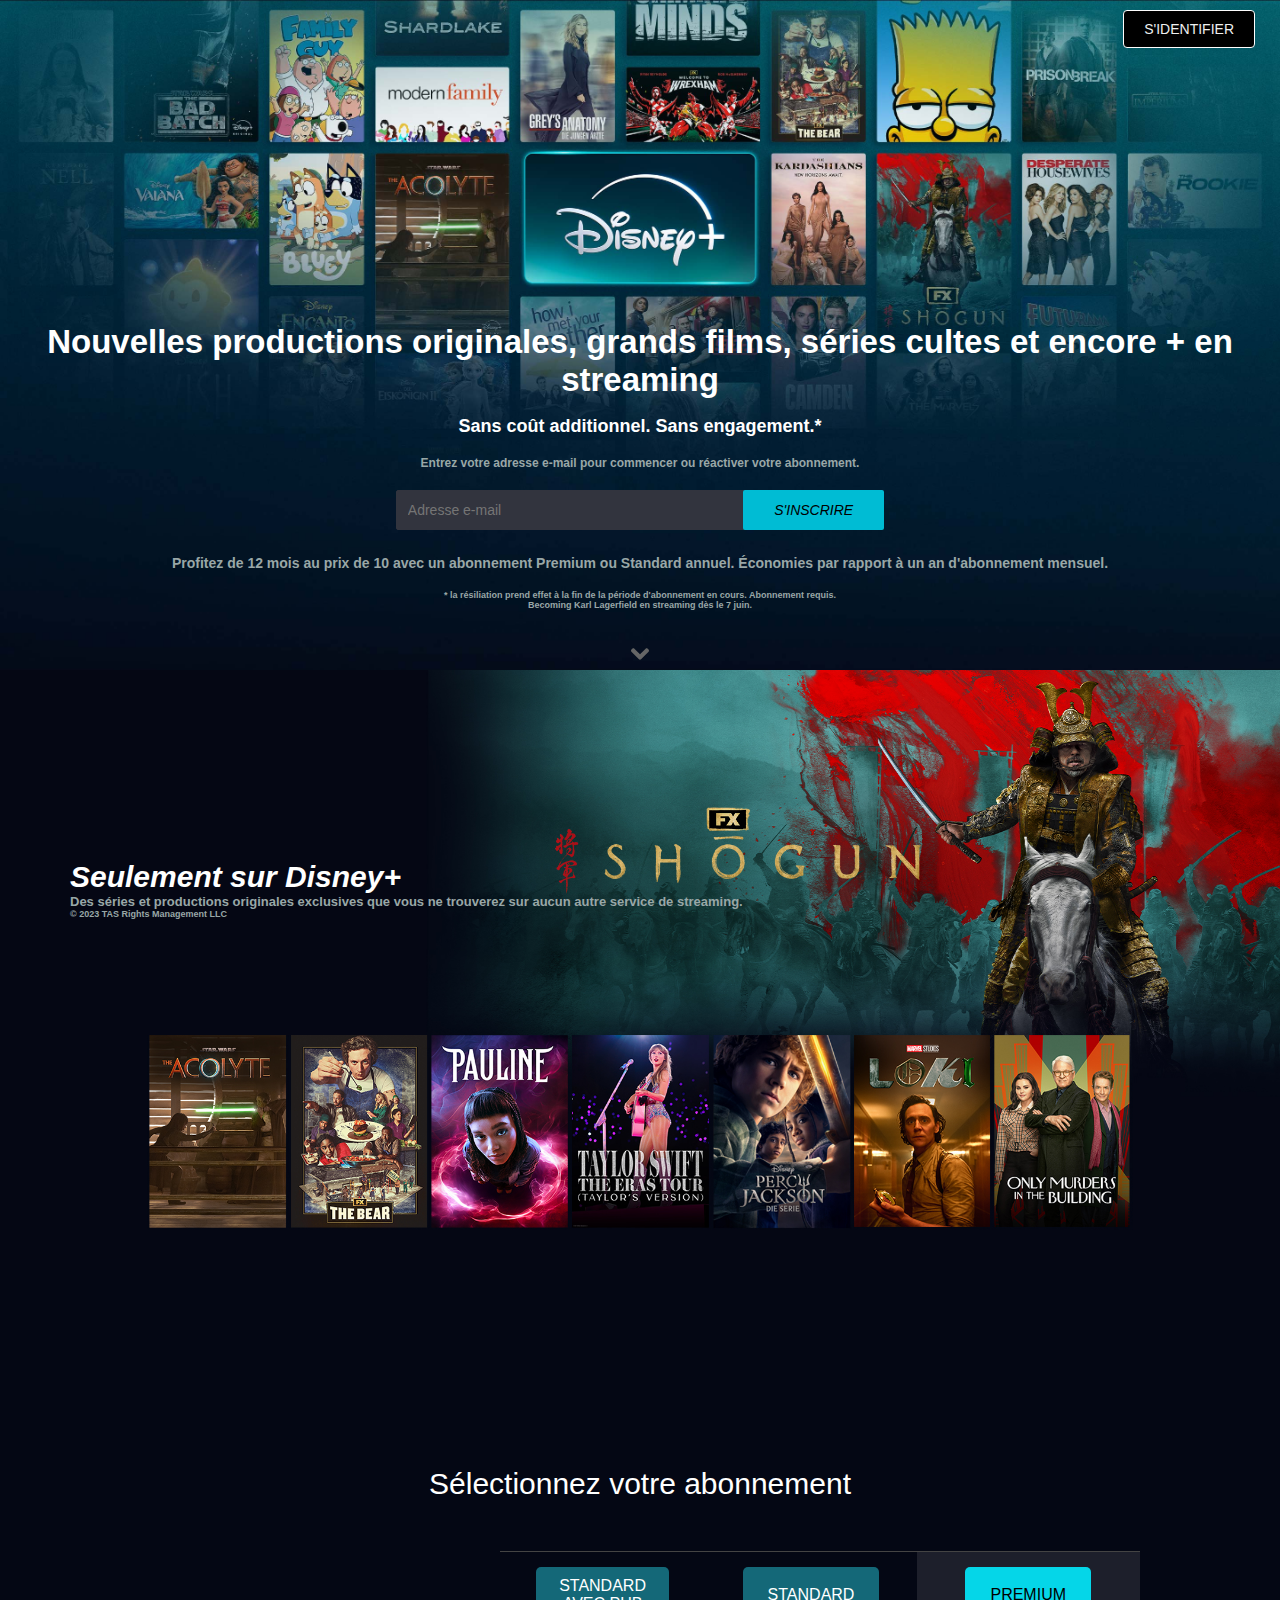
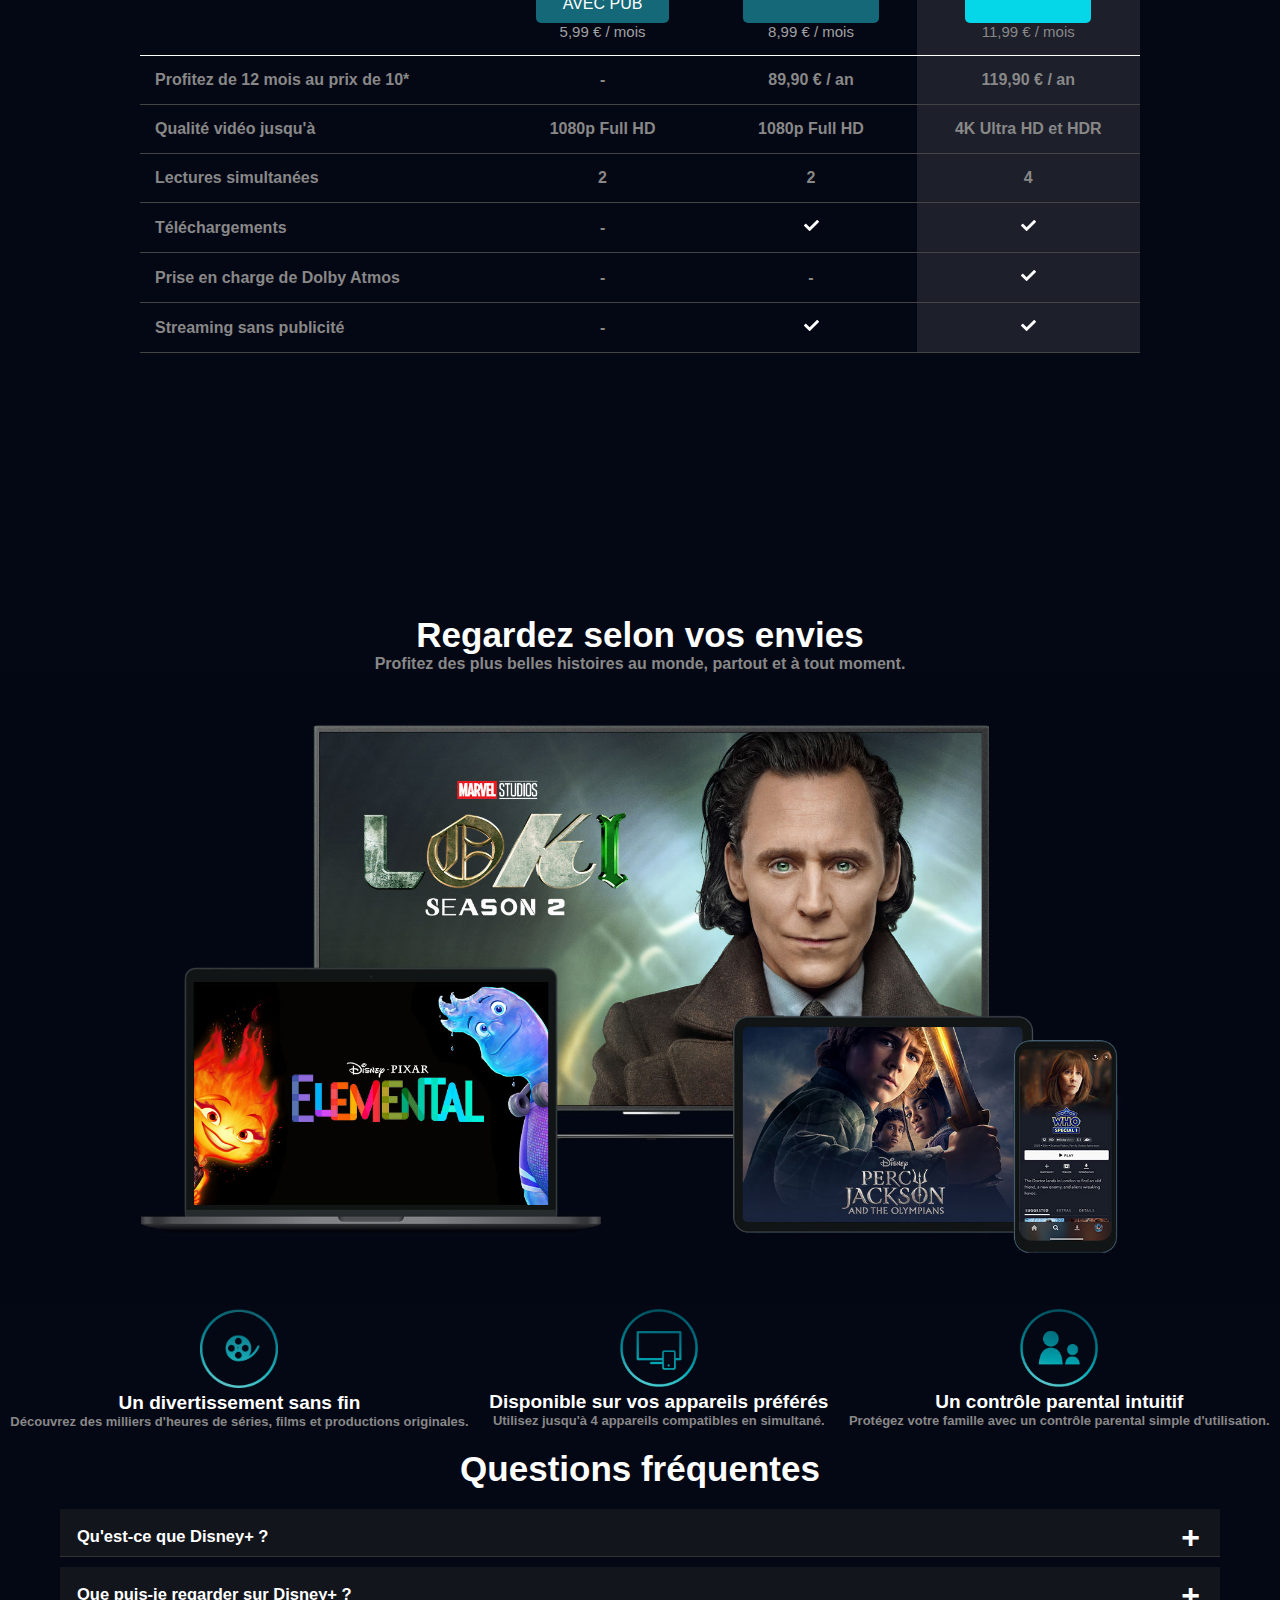
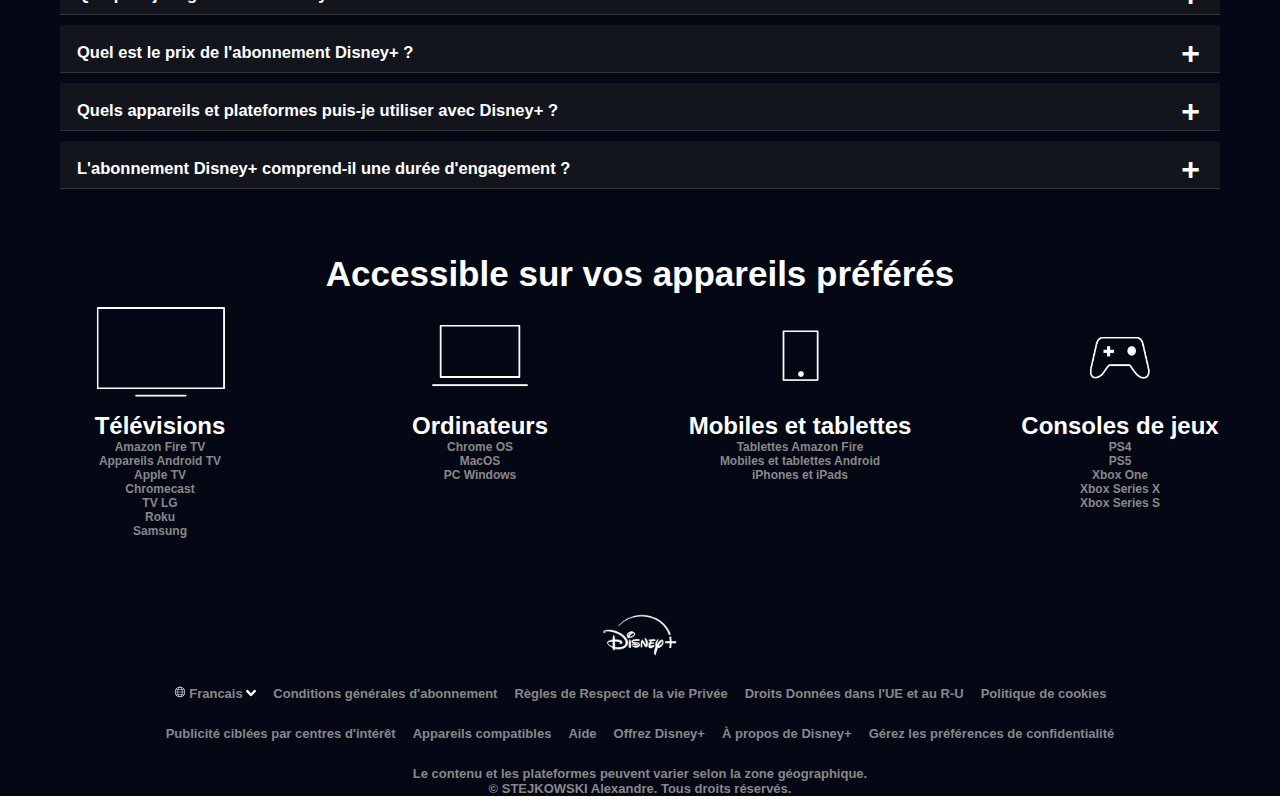
<file: index.html>
<!DOCTYPE html>
<html lang="fr">
<head>
    <meta charset="UTF-8">
    <meta name="viewport" content="width=device-width, initial-scale=1.0">
    <link rel="stylesheet" href="styles.css">
    <link rel="shortcut icon" href="images/favicon-V1.png" type="img/icon">
    <title>Sites Web Disney Plus</title>
</head>
<body>

      <header>
        <nav>
            <div class="boutton_connexion">
                <!--  bouton de connexion -->
                <a href=""><button>S'IDENTIFIER</button></a>
            </div>
        </nav>
        <section>
            <!-- Titre principal  -->
            <h1><span class="line-paragraphe1">Nouvelles productions originales,</span> 
                <span class="line-paragraphe2">grands films, séries cultes et encore + en streaming</span>
            </h1>
            <h3>Sans coût additionnel. Sans engagement.*</h3>
            <p>Entrez votre adresse e-mail pour commencer ou réactiver votre abonnement.</p>
            
            <div class="form-container">
                <!-- Formulaire pour l'inscription  -->
                <form>
                    <input type="email" placeholder="Adresse e-mail" required>
                    <button type="submit"><em>S'INSCRIRE</em></button>
                </form>
            </div>
            <!-- Offre promotionnelle d'abonnement  -->
            <h4><span class="line-paragraphe3">Profitez de 12 mois au prix de 10 avec un abonnement</span> 
                <span class="line-paragraphe4">Premium ou Standard annuel. Économies par rapport à un an d'abonnement mensuel.</span>
            </h4>
            
            <!--  termes de l'abonnement -->
            <h5>* la résiliation prend effet à la fin de la période d'abonnement en cours. Abonnement requis. <br> 
                Becoming Karl Lagerfield en streaming dès le 7 juin.
            </h5>
            
            <!-- Logo mathématique -->
            <div class="signe-pour-bas">
                <img src="images/logo-signe-mathematique.svg" width="18px" alt="">
            </div> 
        </section>
    </header>

<main>

    <section class="presentation">
        <div class="conteneur">
            <!-- Titre sur les exclusivités Disney+ -->
            <h1><em><span class="saut-de-ligne-1">Seulement sur </span>Disney+</em></h1> 
            <h4>
                <!-- Phrase découpée pour s'adapter au design mobile/desktop -->
                <span class="saut-de-ligne-1">Des séries et productions</span> 
                <span class="saut-de-ligne-2">originales exclusives que vous ne</span>
                <span class="saut-de-ligne-3">trouverez sur aucun autre service </span>de streaming.
            </h4>
            <!-- Mention légale sur les droits d'auteur -->
            <p>&copy; 2023 TAS Rights Management LLC</p>
        </div>
    </section>
     
    <!-- Section pour les appareils mobiles -->
    <section class="tableau-abonnement-pour-tel">
        <div class="container">
            <h1>Sélectionnez votre abonnement</h1>
            <div class="plans">
                <!-- Trois options d'abonnement -->
                <div class="plan-abonnement-avec-pub-standard">
                    <button>STANDARD AVEC PUB</button>
                    <div class="prix">5,99 € / mois</div>
                </div>
                <div class="plan-abonnement-standard">
                    <button>STANDARD</button>  
                    <div class="prix">8,99 € / mois</div>
                </div>
                <div class="plan-abonnement-premium">
                    <button>PREMIUM</button>
                    <div class="prix">11,99 € / mois</div>
                </div>
            </div>
            <!-- Offre annuelle avec des réductions  -->
            <div class="offre-pour-années">
                <p>Profitez de 12 mois au prix de 10*</p>
                <div class="prix-annuel">
                    <!-- Les prix annuels sont affichés pour chaque plan -->
                    <div class="article de prix">-</div>
                    <div class="article de prix">89,90 € / an</div>
                    <div class="article de prix">119,90 € / an</div>
                </div>
            </div>
            <!-- Caractéristiques -->
            <div class="offre-pour-années">
                <p>Qualité vidéo jusqu'à</p>
                <div class="prix-annuel">
                    <div class="article de prix">1080p FullHD</div>
                    <div class="article de prix">1080p FullHD</div>
                    <div class="article de prix">4K Ultra HD et HDR</div>
                </div>
            </div>
            <div class="offre-pour-années">
                <p>Lectures simultanées</p>
                <div class="prix-annuel">
                    <div class="article de prix">2</div>
                    <div class="article de prix">2</div>
                    <div class="article de prix">4</div>
                </div>
            </div>
            <div class="offre-pour-années">
                <p>Téléchargements</p>
                <div class="prix-annuel">
                    <div class="article de prix">-</div>
                    <div class="article de prix"><img src="images/logo-valide-blanc.svg" width="15px" alt=""></div>
                    <div class="article de prix"><img src="images/logo-valide-blanc.svg" width="15px" alt=""></div>
                </div>
            </div>
            <div class="offre-pour-années">
                <p>Prise en charge de Dolby Atmos</p>
                <div class="prix-annuel">
                    <div class="article de prix">-</div>
                    <div class="article de prix"><img src="images/logo-valide-blanc.svg" width="15px" alt=""></div>
                </div>
            </div>
            <div class="offre-pour-années">
                <p>Streaming sans publicité***</p>
                <div class="prix-annuel">
                    <div class="article de prix">-</div>
                    <div class="article de prix"><img src="images/logo-valide-blanc.svg" width="15px" alt=""></div>
                    <div class="article de prix"><img src="images/logo-valide-blanc.svg" width="15px" alt=""></div>
                </div>
            </div>
        </div>
        <div class="note">
            <!-- Notes légales sur les conditions d'abonnement -->
            <p>* Économies par rapport à un abonnement mensuel. <br>
            ** Toutes les offres d'abonnements peuvent inclure des bandes-annonces pour nos films de cinéma, la promotion de produits et services Disney, <br> des messages de parrainage et autres contenus promotionnels limités. La qualité audio et vidéo dépend du débit Internet et des capacités de <br> votre appareil. Abonnement Standard avec pub: pas disponible sur certains appareils, et ne permet pas les téléchargements. <a href="">En savoir plus.</a></p>
        </div>
    </section>

    <!-- Section  les abonnements  -->
    <section class="tableau-abonnement">
        <div class="container">
            <h1>Sélectionnez votre abonnement</h1>
            <table>
                <thead>
                    <tr>
                        <th></th>
                        <!-- Les options d'abonnement -->
                        <th><button>STANDARD <br> AVEC PUB</button><br><p>5,99 € / mois</p></th>
                        <th><button>STANDARD</button><br><p>8,99 € / mois</p></th>
                        <th><button>PREMIUM</button><br><p>11,99 € / mois</p></th>
                    </tr>
                </thead>
                <tbody>
                    <!-- Caractéristiques des abonnements  -->
                    <tr>
                        <td>Profitez de 12 mois au prix de 10*</td> 
                        <td>-</td>
                        <td>89,90 € / an</td>
                        <td>119,90 € / an</td>
                    </tr>
                    <tr>
                        <td>Qualité vidéo jusqu'à</td>
                        <td>1080p Full HD</td>
                        <td>1080p Full HD</td>
                        <td>4K Ultra HD et HDR</td>
                    </tr>
                    <tr>
                        <td>Lectures simultanées</td>
                        <td>2</td>
                        <td>2</td>
                        <td>4</td>
                    </tr>
                    <tr>
                        <td>Téléchargements</td>
                        <td>-</td>
                        <td><img src="images/logo-valide-blanc.svg" width="15px" alt=""></td>
                        <td><img src="images/logo-valide-blanc.svg" width="15px" alt=""></td>
                    </tr>
                    <tr>
                        <td>Prise en charge de Dolby Atmos</td>
                        <td>-</td>
                        <td>-</td>
                        <td><img src="images/logo-valide-blanc.svg" width="15px" alt=""></td>
                    </tr>
                    <tr>
                        <td>Streaming sans publicité</td>
                        <td>-</td>
                        <td><img src="images/logo-valide-blanc.svg" width="15px" alt=""></td>
                        <td><img src="images/logo-valide-blanc.svg" width="15px" alt=""></td>
                    </tr>
                </tbody>
            </table>
        </div>
    </section>

    <!--fonctionnalités supplémentaires et images -->
    <section class="presentation2">
        <div class="titre">
            <h1>Regardez selon vos envies</h1>
            <p>Profitez des plus belles histoires au monde, partout et à tout moment.</p>
        </div>

        <div class="images">
            <!-- Image illustrative  -->
            <center><img src="images/original.jpeg" alt=""></center>
        </div>

        <div class="conteneur">
            <!--  sous-sections pour fonctionnalités supplémentaires -->
            <div class="sous-contenant">
                <img src="images/logo-bobine-film.png" width="78px" alt="">
                <h2>Un divertissement<br class="seulement-tablette"> sans fin</h2>
                <p>Découvrez des milliers <br class="seulement-tablette"> d'heures de séries, films et <br class="seulement-tablette"> productions originales.</p>
            </div>
            <div class="sous-contenant">
                <img src="images/logo-ecran-couleur.png" width="78px" alt="">
                <h2>Disponible sur vos<br class="seulement-tablette"> appareils préférés</h2>
                <p>Utilisez jusqu'à 4 appareils <br class="seulement-tablette"> compatibles en simultané.</p>
            </div>
            <div class="sous-contenant">
                <img src="images/original_9.png" width="78px" alt="">
                <h2>Un contrôle parental<br class="seulement-tablette"> intuitif</h2>
                <p>Protégez votre famille avec <br class="seulement-tablette"> un contrôle parental simple <br class="seulement-tablette"> d'utilisation.</p>
            </div>
        </div>
    </section>


<section class="menu-deroulant">
    <div class="faq-container">
        <!-- Titre principal pour la section des questions fréquentes -->
        <h1>Questions fréquentes</h1>
        
        <!-- Bloc de question FAQ  -->
        <div class="article-FAQ">
            <div class="faq-question">
                <!-- Question affichée -->
                <h2>Qu'est-ce que Disney+ ?</h2>
                <!-- Symbole "+" ou "-" qui change selon l'état de la question (ouverte ou fermée) -->
                <span class="FAQ-basculer">+</span>
            </div>
            <div class="FAQ-réponse">
                <!-- Réponse à la question-->
                <p>Disney+ est la destination des univers Disney, Pixar, Marvel, Star Wars, National Geographic, Star et encore +.</p>
            </div>
        </div>
        
        <!-- Un autre élément de la FAQ -->
        <div class="article-FAQ">
            <div class="faq-question">
                <h2>Que puis-je regarder sur Disney+ ?</h2>
                <span class="FAQ-basculer">+</span>
            </div>
            <div class="FAQ-réponse">
                <p>Disney+ vous offre une collection d'histoires qui ne cesse de s'agrandir :</p>
                <ul>
                    <!-- Liste des éléments que les utilisateurs peuvent regarder -->
                    <li>Des séries et films originaux exclusifs</li>
                    <li>Des classiques intemporels réalisés par Walt Disney Animation Studios</li>
                    <li>Des histoires de divertissement avec des comédies, des drames, des histoires inspirées de faits réels, etc.</li>
                    <li>Des documentaires National Geographic, sans oublier des productions spéciales et bien plus encore.</li>
                </ul>
            </div>
        </div>
        
        <!-- Questionle prix de abonnement -->
        <div class="article-FAQ">
            <div class="faq-question">
                <h2>Quel est le prix de l'abonnement Disney+ ?</h2>
                <span class="FAQ-basculer">+</span>
            </div>
            <div class="FAQ-réponse">
                <p>Vous pouvez choisir parmi trois niveaux d'abonnement à Disney+ :</p>
                <ul>
                    <!-- Liste des options d'abonnement avec leurs caractéristiques -->
                    <li><strong>Premium</strong> (11,99 €/mois ou 119,99 €/an) : Résolution jusqu'à 4K Ultra HD et HDR. 4 lectures simultanées. Téléchargements pour lecture hors ligne jusqu'à 10 appareils. Son Dolby Atmos sur les contenus compatibles.</li>
                    <li><strong>Standard</strong> (8,99 €/mois ou 89,99 €/an) : Résolution jusqu'à 1080p Full HD. 2 lectures simultanées. Téléchargements pour lecture hors ligne jusqu'à 10 appareils. Son surround 5.1 sur les contenus compatibles.</li>
                    <li><strong>Basique</strong> (5,99 €/mois) : Résolution jusqu'à 1080p Full HD. 2 lectures simultanées. Son surround 5.1 sur les contenus compatibles. Contenus publicitaires.</li>
                </ul>
            </div>
        </div>
        
        <!-- appareils compatibles -->
        <div class="article-FAQ">
            <div class="faq-question">
                <h2>Quels appareils et plateformes puis-je utiliser avec Disney+ ?</h2>
                <span class="FAQ-basculer">+</span>
            </div>
            <div class="FAQ-réponse">
                <p>Disney+ est accessible sur mobiles, navigateurs Web, consoles de jeux, décodeurs TV et TV connectées.</p>
            </div>
        </div>
        
        <!--  durée d'engagement de l'abonnement -->
        <div class="article-FAQ">
            <div class="faq-question">
                <h2>L'abonnement Disney+ comprend-il une durée d'engagement ?</h2>
                <span class="FAQ-basculer">+</span>
            </div>
            <div class="FAQ-réponse">
                <p>Disney+ est sans engagement et vous pouvez annuler votre abonnement quand vous le souhaitez. L'annulation sera effective à la fin de la période pour laquelle vous avez payé.</p>
                <!-- annuler un abonnement -->
                <ol>
                    <li>Identifiez vous sur www.DisneyPlus.com</li>
                    <li>Sélectionnez votre profil</li>
                    <li>Sélectionnez Compte</li>
                    <li>Sélectionnez votre abonnement</li>
                    <li>Sélectionnez Résilier l'abonnement</li>
                    <li>Sélectionnez Continuer pour résilier</li>
                </ol>
                <p>Pour plus d'information cliquez <a href="">ici</a>.</p>
            </div>
        </div>
    </div>
</section>

<!-- rendre les questions FAQ bougent-->
<script>
document.querySelectorAll('.article-FAQ').forEach(item => {
    item.addEventListener('click', () => {
        // Si l'élément est déjà actif, on le désactive
        if (item.classList.contains('active')) {
            item.classList.remove('active');
            item.querySelector('.FAQ-basculer').textContent = '+';
            return;
        }
        // Fermer tous les autres éléments FAQ
        document.querySelectorAll('.article-FAQ').forEach(i => {
            i.classList.remove('active');
            i.querySelector('.FAQ-basculer').textContent = '+';
        });
        // Activer l'élément
        item.classList.add('active');
        item.querySelector('.FAQ-basculer').textContent = '-';
    });
});
</script>

<section class="presentation3">
    <!-- plateformes et appareils compatibles avec Disney+ -->
    <div class="titre">
        <h1>Accessible sur vos appareils préférés</h1>
    </div>

    <div class="conteneur">
        <!--  télévisions compatibles -->
        <div class="sous-contenant">
            <img src="images/logo-television.png" width="228px" alt="">
            <h2>Télévisions</h2>
            <div class="groupe-pour-type-de-modele">
                <p>Amazon Fire TV</p>
                <p>Appareils Android TV</p>
                <p>Apple TV</p>
                <p>Chromecast</p>
                <p>TV LG</p>
                <p>Roku</p>
                <p>Samsung</p>
            </div>
        </div>
        
        <!--ordinateurs compatibles -->
        <div class="sous-contenant">
            <img src="images/logo-ecran-ordinateur.png" width="228px" alt="">
            <h2>Ordinateurs</h2>
            <div class="groupe-pour-type-de-modele-pour-type-de-modele">
                <p>Chrome OS</p>
                <p>MacOS</p>
                <p>PC Windows</p>
            </div>
        </div>
        
        <!--  appareils mobiles et tablettes compatibles -->
        <div class="sous-contenant">
            <img src="images/logo-tablet.png" width="228px" alt="">
            <h2>Mobiles et tablettes</h2>
            <div class="groupe-pour-type-de-modele">
                <p>Tablettes Amazon Fire</p>
                <p>Mobiles et tablettes Android</p>
                <p>iPhones et iPads</p>
            </div>
        </div>
        
        <!--  consoles de jeux compatibles -->
        <div class="sous-contenant">
            <img src="images/logo-manette.png" width="228px" alt="">
            <h2>Consoles de jeux</h2>
            <div class="groupe-pour-type-de-modele">
                <p>PS4</p>
                <p>PS5</p>
                <p>Xbox One</p>
                <p>Xbox Series X</p>
                <p>Xbox Series S</p>
            </div>
        </div>
    </div>
</section>

<!-- informations supplémentaires et mentions légales -->
<footer>
    <div class="logo">
        <center><img src="images/grand-logo-disney-plus.png" width="78px" alt=""></center> 
    </div>
    
    <div class="ligne1">
        <!-- Lien vers une version en anglais du site -->
        <a href="https://alexandre-stejkowski.github.io/STEJKOWSKI-Alexandre-projet-Disney-plus_en/">
            <div class="excp1"><img src="images/logo-planete (1).svg" width="12px" alt=""> <span class="">Francais</span>  
            <span class="tourner"><img src="images/logo-signe-mathematique.svg" width="10px" alt=""></span></div>
        </a>   
        <div>Conditions générales d'abonnement</div>
        <div>Règles de Respect de la vie Privée</div>
        <div>Droits Données dans l'UE et au R-U</div>
        <div>Politique de cookies</div> 
    </div>
    
    <div class="ligne2">
        <!-- Liens vers d'autres pages importantes du site -->
        <div>Publicité ciblées par centres d'intérêt</div>
        <div>Appareils compatibles</div>
        <div>Aide</div>
        <div>Offrez Disney+</div>
        <div>À propos de Disney+</div>
        <div>Gérez les préférences de confidentialité</div>
    </div>

    <div class="ligne3">
        <!-- Mention légale sur la disponibilité des contenus -->
        <p>Le contenu et les plateformes peuvent varier selon la zone géographique.</p>
        <!-- Copyright et droits réservés -->
        <p>&copy; STEJKOWSKI Alexandre. Tous droits réservés.</p>
    </div>
</footer>

    
    
</body>
</html>
</file>
<file: styles.css>
@import url('https://fonts.googleapis.com/css2?family=Roboto:ital,wght@0,100;0,300;0,400;0,500;0,700;0,900;1,100;1,300;1,400;1,500;1,700;1,900&display=swap');

body {
    margin: 0;
    padding: 0;
    font-family: 'Montserrat', sans-serif;
    background-color: #040714;
    font-weight: 600;

}

a {
    text-decoration: none;
}

/* Pour la taille de l'image ne haut */
header {
    background-image: url("images/original_2.jpeg");
    background-size: cover; /* fond ecran sois remplie */
    background-repeat: no-repeat; /* pas de repetiton */
    height: 690px;
}

/*Bouton identifier en haut a droite*/
header nav {
    display: flex;
    justify-content: end;
}

/* sert pour que le fond du bouton soit noir avec contour blanc et lettre blanc avec la bonne taille*/
header nav button {
    padding: 10px 20px; /* taille du fond */
    font-size: 14px; /* grosseur du bouton */
    border: 0.3px solid white;
    border-radius: 4px; /*forme du bouton */
    background-color: black;
    color: #EEEFEF;
    cursor: pointer;
    margin-top: 10px; /* decaler en bas */
    margin-right: 25px; /* plus c petit plus c a droite */
    font-weight: 400;
}

header nav button:hover {
    background-color: #3b0dd1;
    transition: ease-in 0.5s;
}

header section {
    text-align: center;
    color: white;
    margin-top: 275px;
}

header section h1 {
    font-size: 33px;
    margin-bottom: 25px;
    margin-top: 20px;
}

header section h3 {
    font-size: 18px;
    margin-top: -8px;
    margin-bottom: 19px;
}

header section p {
    color: #99a7a7;
    font-size: 12px;
    margin-bottom: 10px;
}

header section .form-container input[type="email"] {
    padding: 11px;
    font-size: 14px;
    border: 1px solid #32343E;
    border-radius: 2px;
    width: 350px;
    outline: none;
    background-color: #32343E;
    color: white;
    margin-top: 10px;
    margin-bottom: 25px;
}

header section .form-container button {
    padding: 12px 31px;
    font-size: 14px;
    color: black;
    background-color: #00bcd4;
    border: none;
    border-radius: 2px;
    cursor: pointer;
    margin-left: -7px;
    margin-bottom: 10px;
}

header section .form-container button:hover {
    background-color: black;
    transition: ease 0.7s;
    color: white;
}

header section h4 {
    color: #99a7a7;
    font-size: 14px;
    margin-bottom: 19px;
}

header section h5 {
    color: #99a7a7;
    font-size: 9px;
}

header section .signe-pour-bas img {
    transform: rotate(270deg);
    margin-top: 35px;
    margin-bottom: 40px;
}

/* Media Queries pour iPad Pro, iPad Air et iPad Mini */
@media screen and (min-width: 768px) and (max-width: 1024px) {
    header {
        height: auto;
        padding: 20px;
        background-position: center;
    }

    header nav button {
        font-size: 13px;
        padding: 12px 18px;
        margin-right: 0;
        margin-top: 10px;
        background-color: rgba(0, 0, 0, 0.7);
    }

    header section {
        margin-top: 200px;
    }

    header section h1 {
        font-size: 28px;
    }

    header section h3 {
        font-size: 16px;
    }

    header section p {
        font-size: 14px;
    }

    header section .form-container input[type="email"] {

        padding: 12px;
        font-size: 15px;
    }

    header section .form-container button {
        padding: 13px 20px;
        font-size: 16px;
    }

    header section h4 {
        font-size: 15px;
    }

    header section h5 {
        font-size: 10px;
    }

    header section .signe-pour-bas img {
        width: 20px;
    }
}


/* Media Queries pour iPad Mini et autres appareils plus petits */
@media screen and (max-width: 767px) {
    header {
        background-position: center;
        background-size: cover;
        min-height: 100vh;

    }

    header nav button {
        font-size: 12px;
        padding: 8px 15px;
        margin-right: 0;
        margin-top: 5px;
        background-color: rgba(0, 0, 0, 0.7);
    }

    header section {
        margin-top: 360px;
    }

    header section h1 {
        font-size: 24px;
    }

    header section h3 {
        font-size: 14px;
    }

    header section p {
        font-size: 13px;
    }

    header section .form-container input[type="email"] {
        padding: 10px;
        font-size: 16px;
        margin-bottom: -2px;
    }

    header section .form-container button {
        padding: 10px 20px;
        font-size: 16px;
    }

    header section h4 {
        font-size: 16px;
    }

    header section h5 {
        font-size: 12px;
    }

    header section .signe-pour-bas img {
        width: 15px;
    }
}


@media screen and (max-width: 599px) {
    header {
        height: auto;
        padding: 10px;
        background-position: center;
    }

    header nav button {
        font-size: 12px;
        padding: 8px 15px;
        margin-right: 0;
        margin-top: 0;
        background-color: rgba(0, 0, 0, 0.7);
        font-size: 13px;
        padding: 12px 18px;
    }


    header section h1 {
        font-size: 25px;
    }

    header section h3 {
        font-size: 19px;
        margin-top: 5px;
    }

    header section p {
        font-size: 13px;
    }

    header section .form-container input[type="email"] {
        width: 100%;
        padding: 8px;
        font-size: 15px;
        box-sizing: border-box;
        border-radius: 7px;
    }

    header section .form-container button {
        width: 100%;
        padding: 10px 20px;
        font-size: 15px;
        margin-top: 5px;
        margin-left: 0.5px;
        border-radius: 7px;
    }

    header section h4 {
        font-size: 15px;
    }

    header section h5 {
        font-size: 12px;
    }

    header section .signe-pour-bas img {
        width: 15px;
    }
}



main {
    margin-top: -40px;
}

main .presentation {
    background-image: url("images/original_4.jpeg");
    background-size: cover;
    background-repeat: no-repeat;
    height: 600px;
    margin-top: 20px;
    color: white;
}

main .presentation .conteneur {
    padding-top: 190px;
    padding-left: 70px;
}

main .presentation h1 {
    font-size: 30px;
}

main .presentation h4 {
    color: #99a7a7;
    font-size: 13px;
}


main .presentation p {
    color: #99a7a7;
    font-size: 9px;
}



@media screen and (min-width: 768px) and (max-width: 1024px) {
    main .presentation h4 {
        display: block;
        font-size: 18px;
    }

    main .presentation h1 .saut-de-ligne-1::after {
        content: '\A';
        white-space: pre;
    }

    main .presentation h4 .saut-de-ligne-1::after {
        content: '\A';
        white-space: pre;
    }

    main .presentation h4 .saut-de-ligne-2::after {
        content: '\A';
        white-space: pre;
    }

    main .presentation h4 .saut-de-ligne-3::after {
        content: '\A';
        white-space: pre;
    }

    main .presentation {
        height: 400px;
        background-position: center;
        margin-bottom: -10px;
        margin-top: 15px;
    }

    main .presentation .conteneur {
        padding: -0px;
        padding-left: 30px;
    }

    main .presentation h1 {
        font-size: 35px;
    }

    main .presentation h4 {
        font-size: 20px;
        margin-top: 10px;
    }

    main .presentation p {
        font-size: 13px;
    }
}

@media screen and (max-width: 599px) {
    main {
        margin-top: 200px;
    }

    main .presentation {
        height: 300px;
        background-position: center;
        background-image: url(images/original_3.jpeg);
    }

    main .presentation .conteneur {
        padding-top: 20px;
        padding-left: 20px;
        padding-right: 20px;
        text-align: center;

    }

    main .presentation h1 {
        font-size: 20px;
        margin-bottom: 10px;
        margin-top: -175px;
    }

    main .presentation h4 {
        font-size: 14px;
    }

    main .presentation p {
        font-size: 12px;
    }
}


main .tableau-abonnement .container {
    font-family: Arial, sans-serif;
    background-color: #040714;
    color: white;
    margin: 0;
    padding: 20px;
    display: flex;
    justify-content: center;
    align-items: center;
    flex-direction: column;
    height: 100vh;
}

main .tableau-abonnement .container h1 {
    margin-bottom: 50px;
    font-weight: normal;
    font-size: 30px;
}

main .tableau-abonnement .container table {
    width: 100%;
    max-width: 1000px;
    border-collapse: collapse;
    margin-bottom: 20px;
    color: white;
}

main .tableau-abonnement .container th,
main .tableau-abonnement .container td {
    border-bottom: 1px solid #444;
    padding: 15px;
    text-align: center;
    color: #888;
}

main .tableau-abonnement .container thead th {
    border-bottom: 1px solid white;
    font-weight: normal;
}

main .tableau-abonnement .container tbody td:first-child {
    text-align: left;
    font-weight: bold;
}

main .tableau-abonnement .container td:nth-child(4),
main .tableau-abonnement .container th:nth-child(4) {
    background-color: #1D1F2B;
}

main .tableau-abonnement .container th:nth-child(4),
main .tableau-abonnement .container th:nth-child(3),
main .tableau-abonnement .container th:nth-child(2) {
    border-top: 1px solid #444;
}

main .tableau-abonnement .container th:nth-child(3) button {
    background-color: #146878;
    border: none;
    color: white;
    font-size: 16px;
    padding: 19px 25px;
    border-radius: 5px;
}

main .tableau-abonnement .container th:nth-child(2) button {
    background-color: #146878;
    border: none;
    color: white;
    font-size: 16px;
    padding: 10px 23px;
    border-radius: 5px;
}

main .tableau-abonnement .container th:nth-child(4) button {
    background-color: #05D6E8;
    border: none;
    color: black;
    font-size: 16px;
    padding: 19px 25px;
    border-radius: 5px;
}

main .tableau-abonnement .container th:nth-child(3) p,
main .tableau-abonnement .container th:nth-child(2) p {
    color: #A1A1A3;
    font-size: 15px;
}

main .tableau-abonnement .container th:nth-child(4) p {
    font-size: 15px;
}

main .tableau-abonnement .container .note {
    display: flex;
    justify-content: flex-start;
    flex-direction: column;
    font-size: 12px;
    color: #888;
    margin-left: -200px;
    margin-top: -25px;
}

main .tableau-abonnement .container .note a {
    color: white;
}

@media screen and (min-width: 768px) and (max-width: 1024px) {
    main .tableau-abonnement .container {
        padding: 10px;
        height: auto;
    }

    main .tableau-abonnement .container h1 {
        font-size: 24px;
        margin-bottom: 15px;
    }

    main .tableau-abonnement .container table {
        font-size: 14px;
    }

    main .tableau-abonnement .container th,
    main .tableau-abonnement .container td {
        padding: 10px;
        font-size: 12px;
    }

    main .tableau-abonnement .container th:nth-child(3) button,
    main .tableau-abonnement .container th:nth-child(4) button {
        padding: 19px 15px;
        font-size: 16px;
    }

    main .tableau-abonnement .container th:nth-child(3) p,
    main .tableau-abonnement .container th:nth-child(2) p,
    main .tableau-abonnement .container th:nth-child(4) p {
        font-size: 13px;
    }

    main .tableau-abonnement .container .note {
        margin-left: 2px;

        margin-top: -20px;
    }
}

@media screen and (max-width: 767px) {
    main .tableau-abonnement .container {
        padding: 15px;
        height: auto;
        display: none;
    }

    main .tableau-abonnement .container {
        padding: 15px;
        height: auto;
    }

    main .tableau-abonnement .container h1 {
        font-size: 20px;
        margin-bottom: 10px;
    }

    main .tableau-abonnement .container table {
        font-size: 12px;
    }

    main .tableau-abonnement .container th,
    main .tableau-abonnement .container td {
        padding: 8px;
        font-size: 10px;
    }

    main .tableau-abonnement .container th:nth-child(3) button,
    main .tableau-abonnement .container th:nth-child(4) button {
        padding: 19px 20px;
        font-size: 14px;
    }

    main .tableau-abonnement .container th:nth-child(3) p,
    main .tableau-abonnement .container th:nth-child(2) p,
    main .tableau-abonnement .container th:nth-child(4) p {
        font-size: 11px;
    }

    main .tableau-abonnement .container .note {
        margin-top: -15px;
        margin-left: 7px;
    }

    main .tableau-abonnement .container table {
        font-size: 12px;
        overflow-x: auto;
        display: block;
    }

    main .tableau-abonnement .container th,
    main .tableau-abonnement .container td {
        padding: 10px;
    }

    main .tableau-abonnement .container th,
    main .tableau-abonnement .container td {
        white-space: nowrap;
    }

    main .tableau-abonnement .container th:nth-child(4) button,
    main .tableau-abonnement .container th:nth-child(3) button {
        padding: 19px 20px;
    }

    main .tableau-abonnement .container th:nth-child(2) button {
        padding: 11px 20px;
        font-size: 14px;
    }


    main .tableau-abonnement .container {
        position: relative;
        overflow-x: auto;
        -webkit-overflow-scrolling: touch;
    }

    main .tableau-abonnement .container::-webkit-scrollbar {
        height: 8px;
    }

    main .tableau-abonnement .container::-webkit-scrollbar-thumb {
        background-color: #888;
        border-radius: 10px;
    }

    main .tableau-abonnement .container::-webkit-scrollbar-thumb:hover {
        background-color: #555;
    }



    main .tableau-abonnement .container::after {
        content: "→";
        font-size: 24px;
        color: white;
        position: absolute;
        top: 50%;
        right: 10px;
        transform: translateY(-50%);
        opacity: 0.7;
        pointer-events: none;
    }
}


* {
    margin: 0;
    padding: 0;
    box-sizing: border-box;
}

section .tableau-abonnement-pour-tel {
    font-family: Arial, sans-serif;
    background-color: #0b0b0d;
    color: #fff;
    display: flex;
    justify-content: center;
    align-items: center;
    height: 100vh;
    padding-left: 50px;
}

.tableau-abonnement-pour-tel .container {
    text-align: center;
    width: 90%;
    max-width: 800px;
}

.tableau-abonnement-pour-tel h1 {
    margin-bottom: 20px;
    font-weight: normal;
    font-size: 30px;
    color: white;
}

.tableau-abonnement-pour-tel .plans {
    display: flex;
    justify-content: space-around;
    border-bottom: 1px solid white;
    margin-bottom: 20px;
    border-top: 3px solid #444;


}



.tableau-abonnement-pour-tel .plan .prix {
    font-size: 14px;
    font-weight: bold;
    margin-top: 10px;
    color: #fff;
    position: relative;
    margin-bottom: 15px;
}




.tableau-abonnement-pour-tel .plan.standard {
    margin-left: -25px;
    margin-top: 15px;
}

.tableau-abonnement-pour-tel .plan.standard-pub {
    margin-left: 15px;
    margin-top: 14px;

}

.tableau-abonnement-pour-tel .plan.premium {
    margin-top: 10px;
    margin-left: -35px;

}

.tableau-abonnement-pour-tel .plan.standard button {
    background-color: #146878;
    border: none;
    color: white;
    padding: 17px;
    border-radius: 10px;
}

.tableau-abonnement-pour-tel .plan.standard-pub button {
    background-color: #146878;
    border: none;
    color: white;
    padding: 10px 19px;
    border-radius: 10px;

}


.tableau-abonnement-pour-tel .plan.premium button {
    background-color: #05D6E8;
    border: none;
    padding: 17px;
    color: black;
    border-radius: 10px;


}

/* Style des offres annuelles */
.tableau-abonnement-pour-tel .offre-pour-années {
    margin-bottom: 20px;
    border-bottom: 1px solid #444;
    padding-bottom: 10px;
    color: #888;
}

.tableau-abonnement-pour-tel .offre-pour-années:first-of-type {
    border-top: 4px solid white;
    /* Largeur et couleur du trait */
    padding-top: 20px;
    /* Espace entre le trait et le contenu */
}

/* Style du texte dans les offres annuelles */
.tableau-abonnement-pour-tel .offre-pour-années p {
    margin-bottom: 10px;
    font-size: 16px;
    color: #888;
}

/* Style des prix annuels */
.tableau-abonnement-pour-tel .prix-annuel {
    display: flex;
    justify-content: space-around;
}

.tableau-abonnement-pour-tel .article de prix {
    font-size: 16px;
    flex-basis: 30%;
    text-align: center;
}


main .tableau-abonnement-pour-tel .note {
    text-align: center;
    font-size: 12px;
    color: #888;
}

main .tableau-abonnement-pour-tel .note a {
    color: white;
}

@media (min-width: 1025px) {
    .tableau-abonnement-pour-tel {
        display: none;
    }
}

@media (min-width: 768px) and (max-width: 1024px) {
    .tableau-abonnement-pour-tel {
        display: none;
    }
}

@media only screen and (max-width: 768px) {
    section .tableau-abonnement-pour-tel {
        padding: 10px;
        margin-top: 15px;
    }

    .tableau-abonnement-pour-tel .container {
        width: 100%;
        padding: 0 10px;
    }

    .tableau-abonnement-pour-tel h1 {
        font-size: 20px;
        margin-top: 15px;
    }

    .tableau-abonnement-pour-tel .plans {
        display: flex;
        gap: 10px;
    }

    .tableau-abonnement-pour-tel .plan {
        width: 100%;
        margin-bottom: 10px;
        padding: 10px;
        font-size: 14px;
    }

    .tableau-abonnement-pour-tel .plan.premium {
        font-size: 14px;
        padding: 15px;
    }

    .tableau-abonnement-pour-tel .plan.standard-pub,
    .tableau-abonnement-pour-tel .plan.standard {
        font-size: 14px;
        padding: 10px;
    }

    .tableau-abonnement-pour-tel .offre-pour-années {
        padding: 5px 0;
        font-size: 12px;
    }

    .tableau-abonnement-pour-tel .article de prix {
        font-size: 12px;
        margin-bottom: 5px;
    }

    .tableau-abonnement-pour-tel .article de prix img {
        width: 12px;
    }
}

.presentation2 {
    color: white;
    margin-top: 45px;
}

.presentation2 .images img {
    width: 1300px;
}

.presentation2 .titre {
    text-align: center;
}

.presentation2 .titre p {
    color: #888;
}

.presentation2 .titre h1 {
    font-size: 35px;
}

.presentation2 .conteneur {
    display: flex;
    justify-content: space-around;
}

.presentation2 .conteneur .sous-contenant {
    text-align: center;
}

.presentation2 .conteneur .sous-contenant h2 {
    font-size: 19px;
}

.presentation2 .conteneur .sous-contenant p {
    color: #888;
    font-size: 13px;
}

.seulement-tablette {
    display: none;
}

@media screen and (min-width: 768px) and (max-width: 1024px) {
    .presentation2 .images img {
        width: 100%;
    }

    .presentation2 .titre h1 {
        font-size: 28px;
    }

    .presentation2 .conteneur {
        display: flex;
        justify-content: space-around;
        flex-direction: row;
        padding-left: 5px;
        padding-right: 5px;
    }

    .presentation2 .conteneur .sous-contenant h2 {
        font-size: 17px;
    }

    .presentation2 .conteneur .sous-contenant p {
        font-size: 14px;
    }

    .presentation2 .conteneur .sous-contenant .seulement-tablette {
        display: inline;
    }
}

@media screen and (max-width: 767px) {
    .presentation2 .images img {
        width: 100%;
        height: auto;
    }

    .presentation2 .titre h1 {
        font-size: 24px;
    }

    .presentation2 .conteneur {
        flex-direction: column;
        align-items: center;
    }

    .presentation2 .conteneur .sous-contenant {
        margin-bottom: 20px;
    }

    .presentation2 .conteneur .sous-contenant h2 {
        font-size: 16px;
    }

    .presentation2 .conteneur .sous-contenant p {
        font-size: 12px;
    }
}

.menu-deroulant {
    color: #fff;
    margin-top: 60px;
    padding: 20px;
    max-width: 1200px;
    margin: 0 auto;
}

.menu-deroulant h1 {
    text-align: center;
    margin-bottom: 20px;
    font-size: 35px;
}

.article-FAQ {
    border-bottom: 1px solid #333;
    background-color: #13151D;
    margin-bottom: 10px;
    padding: px 0;
}

.faq-question {
    display: flex;
    justify-content: space-between;
    cursor: pointer;
    font-size: 11px;
    margin-top: 6px;
}

.menu-deroulant .faq-question h2 {
    margin-left: 17px;
    margin-top: 18px;
}

.FAQ-basculer {
    font-size: 32px;
    color: #fff;
    transition: transform 0.3s;
    margin-top: 10px;
    margin-right: 20px;
}

.FAQ-réponse {
    display: none;
    margin-top: 10px;
    font-size: 16px;
    line-height: 1.6;
}

.menu-deroulant .FAQ-réponse p,
li {
    margin-left: 20px;
    color: #888;
    font-size: 15px;
}

.article-FAQ.active .FAQ-réponse {
    display: block;
}

.FAQ-réponse a {
    color: white;
}

.presentation3 {
    color: white;
    margin-top: 35px;
}

.presentation3 .titre h1 {
    text-align: center;
    font-size: 35px;
}

.presentation3 .conteneur {
    display: flex;
    justify-content: space-around;
    text-align: center;
}

.presentation3 .conteneur .sous-contenant p {
    color: #888;
    font-size: 12px;
}

@media screen and (min-width: 768px) and (max-width: 1024px) {
    .presentation3 .conteneur {
        display: grid;
        grid-template-columns: 1fr 1fr;
        grid-template-rows: auto auto;
        gap: 10px;
    }

    .presentation3 .conteneur .sous-contenant {
        text-align: center;
        flex: 1 1 calc(50% - 20px);
        margin: 10px;
    }

    .presentation3 .conteneur .sous-contenant h2 {
        font-size: 22px;
    }

    .presentation3 .conteneur .sous-contenant p {
        font-size: 15px;
    }
}

@media screen and (max-width: 767px) {
    .presentation3 img {
        width: 200px;
    }

    .presentation3 .conteneur {
        display: grid;
        grid-template-columns: 1fr 1fr;
        grid-template-rows: auto auto;
        gap: -5px;
    }

    .presentation3 .conteneur .sous-contenant {
        text-align: center;
        margin: 0;
    }

    .presentation3 .conteneur .sous-contenant h2 {
        font-size: 18px;
    }

    .presentation3 .conteneur .sous-contenant p {
        font-size: 13px;
    }
}

footer {
    margin-top: 75px;
    color: #888;
}

footer .ligne1 {
    display: flex;
    justify-content: center;
    margin-top: 25px;
    gap: 17px;
    font-size: 13px;
}

footer .ligne1 .tourner img {
    transform: rotate(270deg);
    padding-top: -155px;
}

footer .ligne1 .excp1 {
    color: #888;
}

footer img {
    filter: brightness(0) invert(1);
}

footer .ligne2 {
    display: flex;
    justify-content: center;
    margin-top: 25px;
    gap: 17px;
    font-size: 13px;
}

footer .ligne3 {
    text-align: center;
    margin-top: 25px;
    gap: 17px;
    font-size: 13px;
}

@media (max-width: 767px) {
    footer {
        padding: 10px;
        text-align: center;
    }

    footer .logo {
        margin-bottom: 10px;
    }

    footer .ligne1,
    footer .ligne2,
    footer .ligne3 {
        display: flex;
        flex-direction: column;
        align-items: center;
        text-align: center;
    }

    footer .ligne1 {
        flex-direction: column;
    }

    footer .ligne1 div,
    footer .ligne2 div,
    footer .ligne3 p {
        margin: 5px 0;
        font-size: 14px;
    }
}

@media (min-width: 768px) and (max-width: 1024px) {
    footer {
        padding: 10px;
        font-size: 25px;
    }

    footer .logo {
        text-align: center;
        margin-bottom: 15px;
    }

    footer .ligne1,
    footer .ligne2,
    footer .ligne3 {
        display: flex;
        flex-direction: column;
        align-items: center;
        text-align: center;
    }

    footer .ligne1 div,
    footer .ligne2 div,
    footer .ligne3 p {
        margin: 0 10px;
        font-size: 25px;
        list-style: none;
    }

    footer .excp1 img {
        width: 25px;
        margin-bottom: -5px;
    }
}

@media screen and (min-width: 1370px) {

    main .presentation{
        height: 880px;

    }

}
</file>
